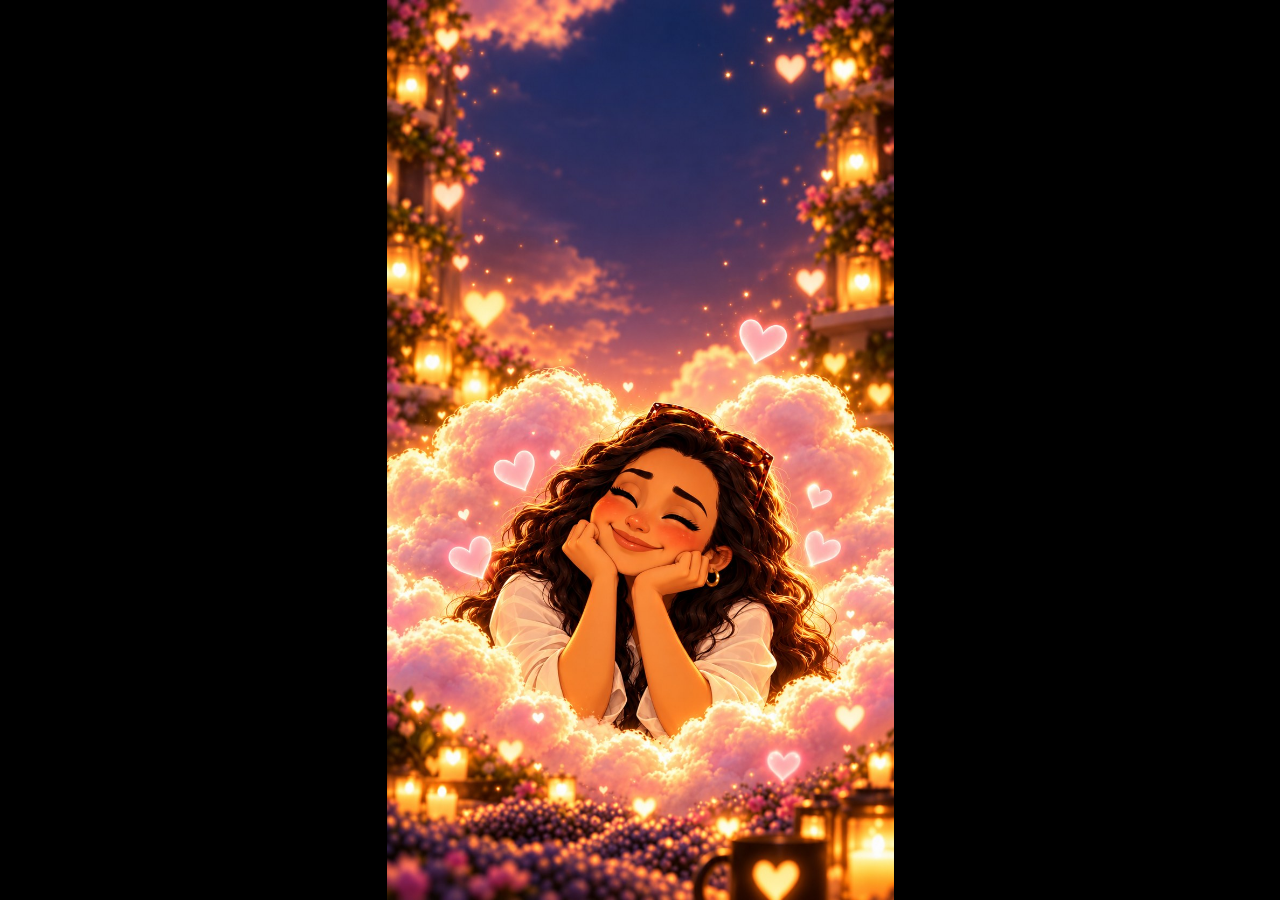
<file: index.html>
<!DOCTYPE html>
<html lang="sr">
<head>
<meta charset="UTF-8">
<meta name="viewport" content="width=device-width, initial-scale=1.0, maximum-scale=1.0, user-scalable=no, viewport-fit=cover">
<title>IVANA</title>
<style>
* {
  box-sizing: border-box;
}
html, body {
  position: fixed;
  inset: 0;
  margin: 0;
  padding: 0;
  width: 100%;
  height: 100%;
  overflow: clip;
  overscroll-behavior: none;
  touch-action: none;
  background: #000;
}
body::before {
  content: "";
  position: fixed;
  inset: 0;
  width: 100vw;
  height: 100vh;
  height: 100svh;
  background: #000 url("ivana-new.jpg?v=20261010-4") center top / contain no-repeat;
  pointer-events: none;
}
</style>
</head>
<body aria-label="Ivana Zeleničić">
<script>
(function () {
  var stop = function (event) { event.preventDefault(); };
  document.addEventListener("touchmove", stop, { passive: false });
  document.addEventListener("wheel", stop, { passive: false });
  document.addEventListener("gesturestart", stop, { passive: false });
  window.addEventListener("scroll", function () { window.scrollTo(0, 0); }, { passive: true });
})();
</script>
</body>
</html>
</file>
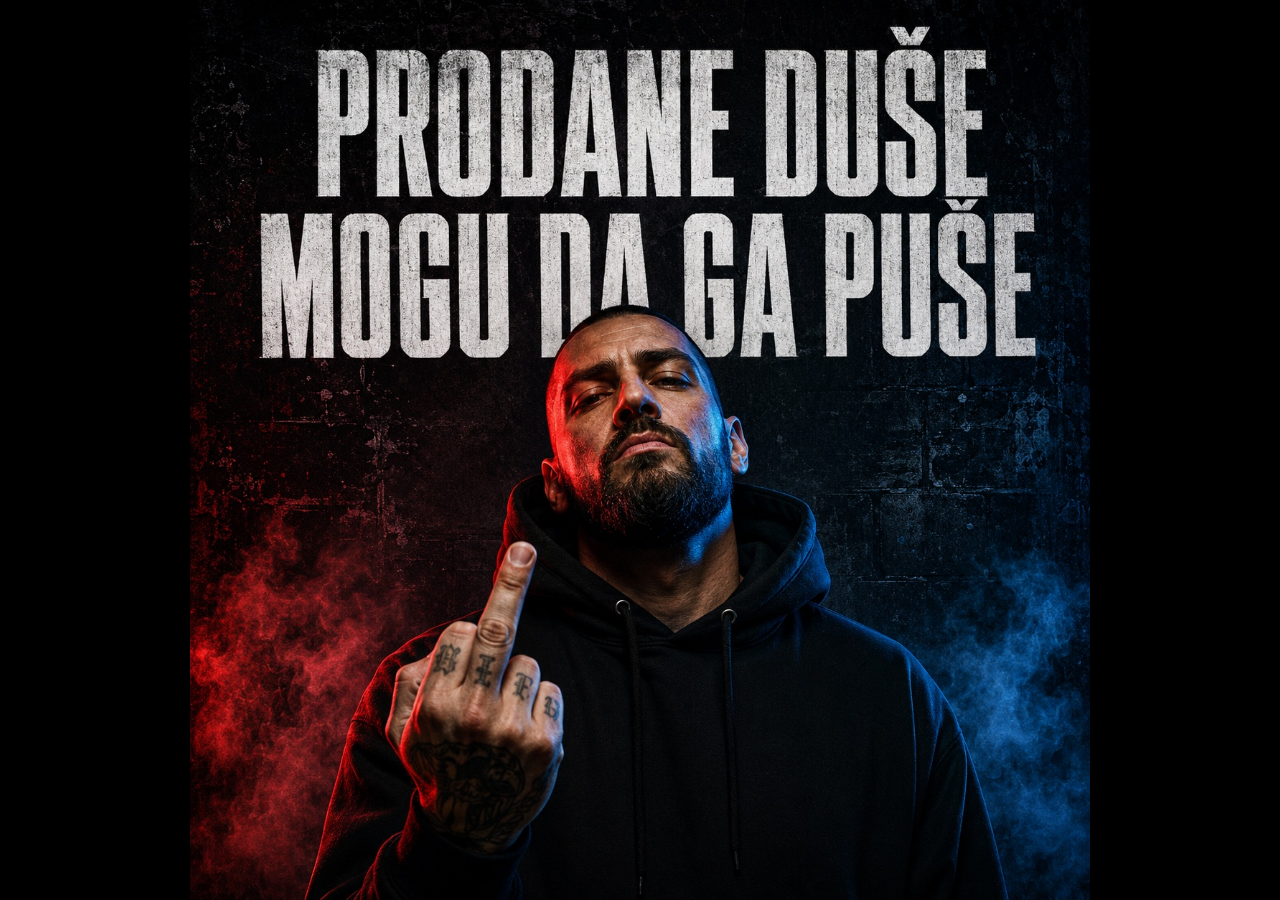
<file: nova.html>
<!DOCTYPE html>
<html lang="sr">
<head>
<meta charset="UTF-8">
<meta name="viewport" content="width=device-width, initial-scale=1.0">
<meta http-equiv="Cache-Control" content="no-cache, no-store, must-revalidate">
<title>Stefan Jonić</title>
<style>
html, body{
    margin:0;
    width:100%;
    height:100%;
    background:#000;
}
img{
    width:100%;
    height:100%;
    object-fit:contain;
    display:block;
}
</style>
</head>
<body>
<img src="nova-slika.jpg" alt="Stefan Jonić">
</body>
</html>
</file>
